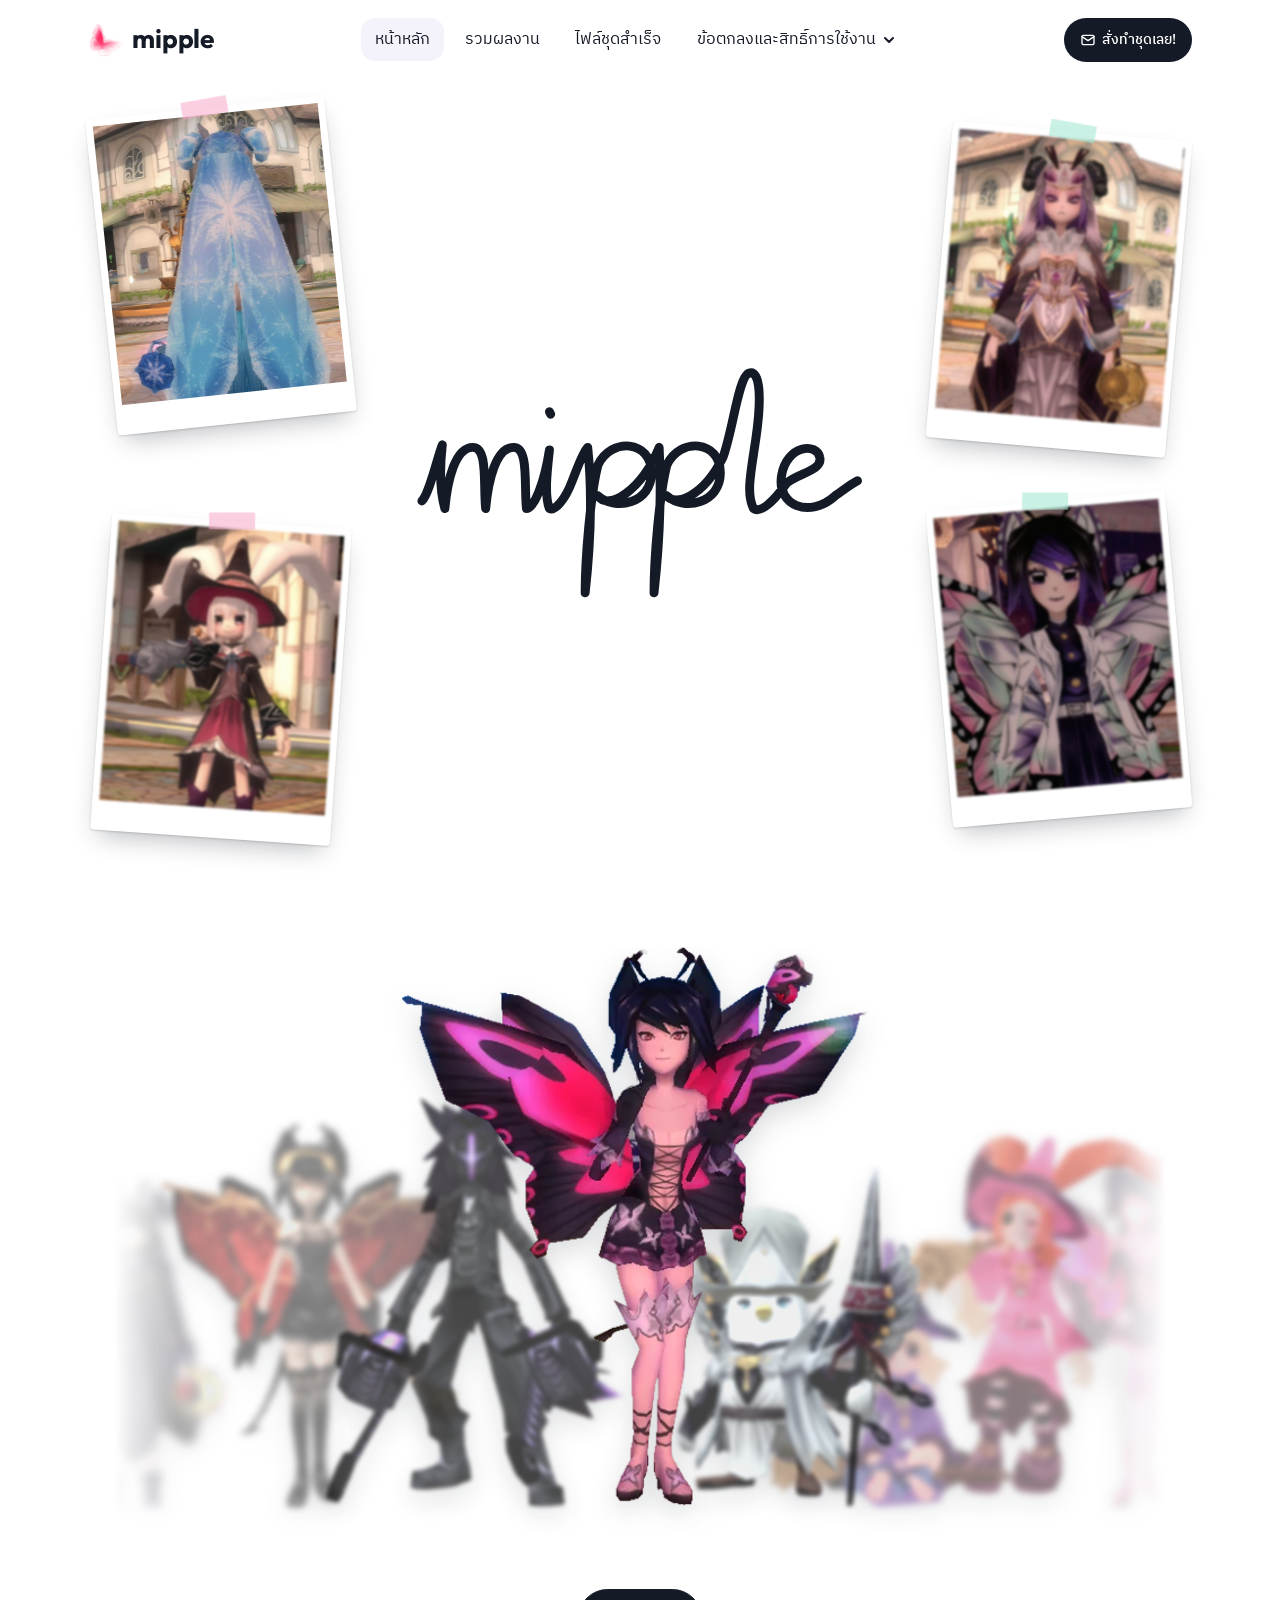
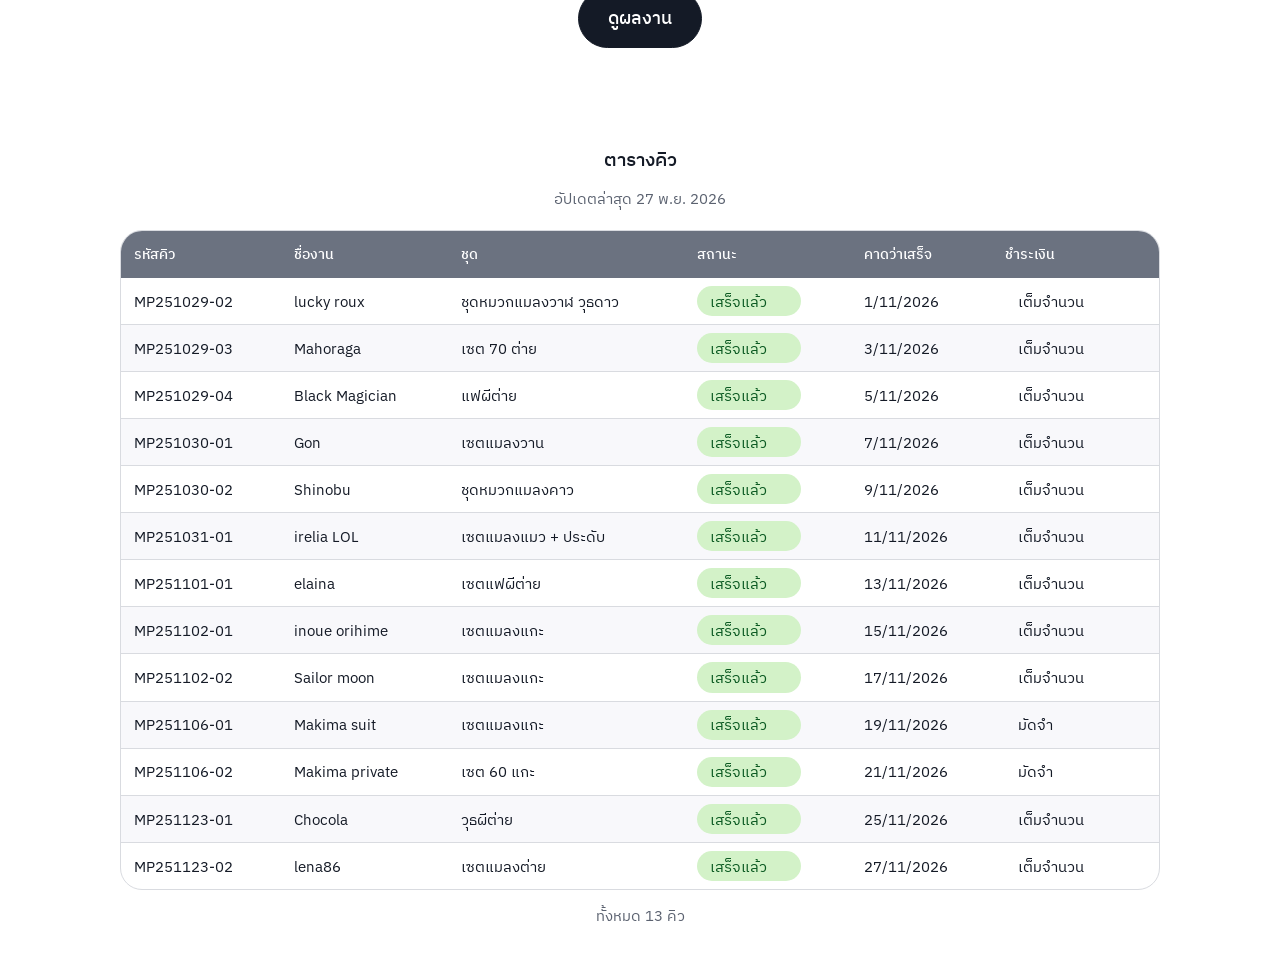
<file: index.html>
<!DOCTYPE html>
<html lang="th">
<head>
<meta charset="utf-8">
<meta name="color-scheme" content="only light">
<meta name="supported-color-schemes" content="light">
<meta name="viewport" content="width=device-width, initial-scale=1, viewport-fit=cover">
<title>mipple shop — รับทำสกินชุด</title>
<meta name="description" content="mipple shop รับทำสกินชุดตัวละคร ดูผลงาน เช็คคิวงาน และรายละเอียดการจ้างงาน">

<!-- Open Graph / Facebook / Discord / LINE -->
<meta property="og:type" content="website" />
<meta property="og:url" content="https://mipple-shop.netlify.app/" />
<meta property="og:title" content="mipple shop — รับทำสกินชุด" />
<meta property="og:description" content="mipple shop รับทำสกินชุดตัวละคร ดูผลงาน เช็คคิวงาน และรายละเอียดการจ้างงาน" />
<meta property="og:image" content="https://mipple-shop.netlify.app/public/og-image.png" />
<meta property="og:image:width" content="1200" />
<meta property="og:image:height" content="628" />
<meta property="og:image:type" content="image/png" />

<!-- Twitter / X -->
<meta name="twitter:card" content="summary_large_image" />
<meta name="twitter:title" content="mipple shop — รับทำสกินชุด" />
<meta name="twitter:description" content="mipple shop รับทำสกินชุดตัวละคร ดูผลงาน เช็คคิวงาน และรายละเอียดการจ้างงาน" />
<meta name="twitter:image" content="https://mipple-shop.netlify.app/public/og-image.png" />

<link rel="icon" href="favicon.ico">
<link rel="preconnect" href="https://fonts.googleapis.com">
<link rel="preconnect" href="https://fonts.gstatic.com" crossorigin>
<link href="https://fonts.googleapis.com/css2?family=IBM+Plex+Sans:ital,wght@0,400;0,500;0,600;0,700;1,400&amp;family=IBM+Plex+Sans+Thai:wght@400;500;600;700&amp;family=Outfit:wght@700&amp;display=swap" rel="stylesheet">
<link rel="stylesheet" href="styles/base.css">
<link rel="stylesheet" href="styles/header.css">
<link rel="stylesheet" href="styles/hero.css">
<link rel="stylesheet" href="styles/cast.css">
<link rel="stylesheet" href="styles/queue.css">
</head>
<body>
<header class="bar" id="site-header" data-page="home"></header>
<script src="components/header.js"></script>
<main>
<div class="flies" aria-hidden="true"><img class="fly" alt="" src="assets/images/logo.png" style="--w:70px"><img class="fly" alt="" src="assets/images/logo.png" style="--w:56px"><img class="fly" alt="" src="assets/images/logo.png" style="--w:82px"><img class="fly" alt="" src="assets/images/logo.png" style="--w:50px"></div>
<div class="hero" id="home">
<figure class="pol a" style="--ar:517/640"><canvas data-src="assets/images/hero/polaroid-1.jpg" role="img" aria-label="ตัวละครชุดน้ำแข็งสีฟ้า มองจากด้านหลัง"></canvas></figure>
<figure class="pol b" style="--ar:517/640"><canvas data-src="assets/images/hero/polaroid-2.jpg" role="img" aria-label="ตัวละครเขาแกะม่วง"></canvas></figure>
<div class="title"><svg id="ttl" viewBox="-13 0 392 230" role="img" aria-label="mipple">
<path pathLength="1" style="--d:.3s;--t:3.1s" d="M12 134C18 128 24 100 28 90C26 108 26 126 30 140C32 118 38 92 52 92C64 92 60 122 62 140C64 118 70 92 84 92C96 92 92 122 94 140C100 140 108 120 112 94C110 112 108 130 112 140C116 142 124 134 130 118C134 108 138 96 142 92C146 130 144 170 140 206C140 180 144 130 150 106C160 84 192 86 192 112C192 136 164 142 150 130C158 142 184 126 198 92C200 130 198 170 194 206C194 180 198 130 204 106C214 84 246 86 246 112C246 136 218 142 204 130C210 138 232 132 248 100C256 78 260 38 268 34C278 30 278 56 274 84C270 112 266 128 272 140C278 144 288 134 298 120C308 112 326 110 324 100C322 88 298 90 294 114C290 138 316 148 336 130C342 126 348 121 354 118"></path>
<path pathLength="1" style="--d:3.45s;--t:.12s" d="M112 64L113 66"></path>
</svg></div>
<figure class="pol c" style="--ar:517/640"><canvas data-src="assets/images/hero/polaroid-3.jpg" role="img" aria-label="ตัวละครแม่มดหูกระต่าย"></canvas></figure>
<figure class="pol d" style="--ar:517/640"><canvas data-src="assets/images/hero/polaroid-4.jpg" role="img" aria-label="ตัวละครปีกผีเสื้อ"></canvas></figure>
</div>

<section class="more wide" id="portfolio">
<div class="cast" id="cast" role="img" aria-label="ตัวอย่างผลงานตัวละคร"><img class="ch" alt="" draggable="false" src="assets/images/cast/cast-1.webp" width="251" height="491"><img class="ch" alt="" draggable="false" src="assets/images/cast/cast-2.webp" width="449" height="541"><img class="ch" alt="" draggable="false" src="assets/images/cast/cast-3.webp" width="389" height="549"><img class="ch" alt="" draggable="false" src="assets/images/cast/cast-4.webp" width="486" height="572"><img class="ch" alt="" draggable="false" src="assets/images/cast/cast-5.webp" width="337" height="447"><img class="ch" alt="" draggable="false" src="assets/images/cast/cast-6.webp" width="668" height="620"><img class="ch" alt="" draggable="false" src="assets/images/cast/cast-7.webp" width="401" height="538"></div>
<p style="margin:1.6rem 0 0"><a class="btn fill" style="display:inline-block;padding:.9rem 1.8rem" href="pages/works/index.html">ดูผลงาน</a></p></section>

<section class="more wide" id="table"><h2>ตารางคิว</h2><p class="hint" id="qupd">เช็คสถานะงานและวันที่คาดว่าเสร็จของแต่ละคิว</p>
<div class="qwrap"><table class="qt"><thead><tr><th>รหัสคิว</th><th>ชื่องาน</th><th>ชุด</th><th>สถานะ</th><th>คาดว่าเสร็จ</th><th>ชำระเงิน</th></tr></thead><tbody id="qtb"></tbody></table></div>
<p class="qcnt" id="qcnt"></p></section>
</main>
<script src="content/queue.js"></script>
<script src="scripts/queue.js"></script>
<script src="scripts/hero.js"></script>
<script src="scripts/cast.js"></script>
<script src="scripts/scroll-fx.js"></script>
</body>
</html>
</file>
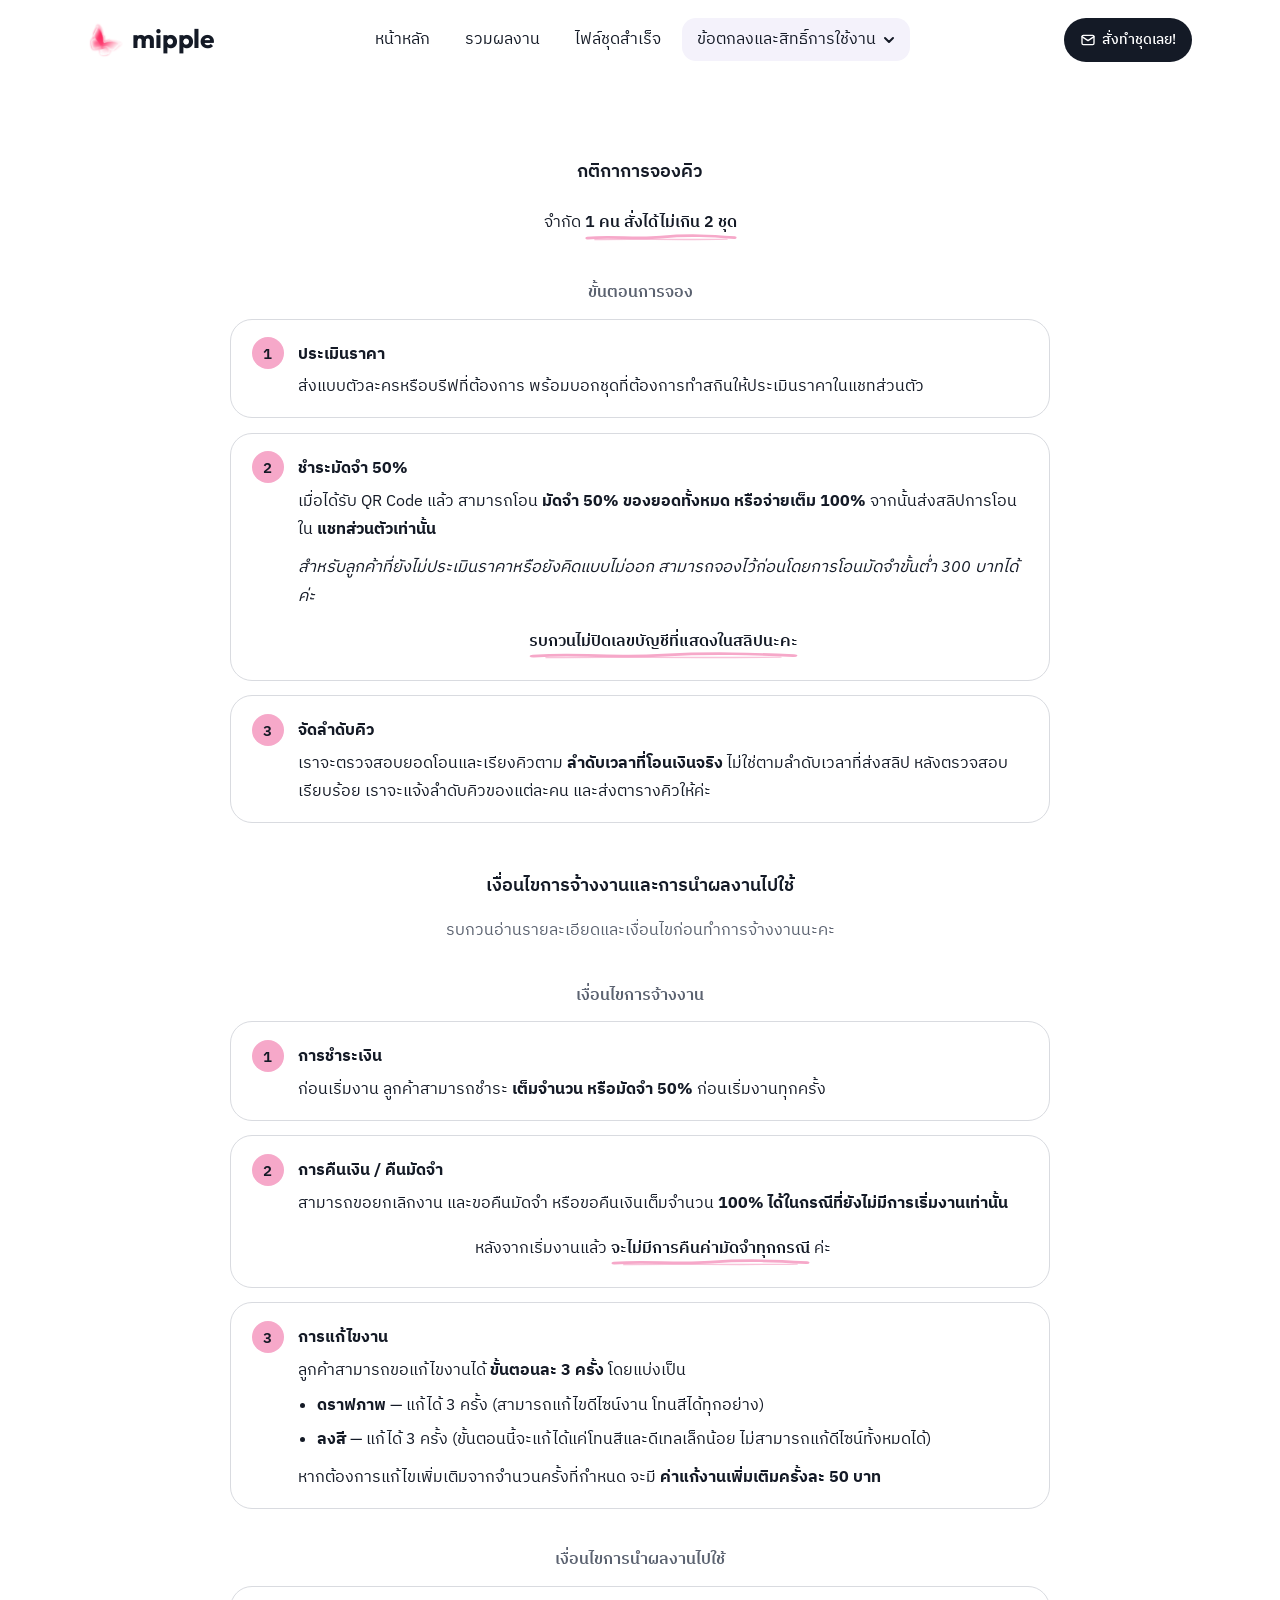
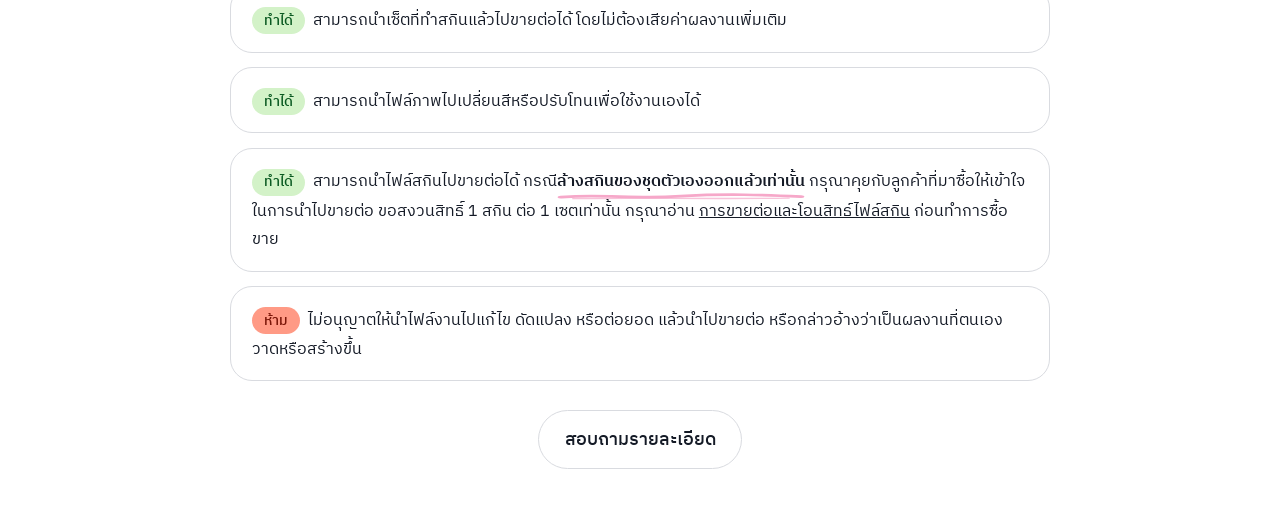
<file: pages/hire/index.html>
<!DOCTYPE html>
<html lang="th">
<head>
<meta charset="utf-8">
<meta name="color-scheme" content="only light">
<meta name="supported-color-schemes" content="light">
<meta name="viewport" content="width=device-width, initial-scale=1, viewport-fit=cover">
<title>รายละเอียดการจ้างงาน — mipple shop</title>
<meta name="description" content="กติกาการจองคิว เงื่อนไขการจ้างงาน และการนำผลงานไปใช้">
<link rel="icon" href="../../favicon.ico">
<link rel="preconnect" href="https://fonts.googleapis.com">
<link rel="preconnect" href="https://fonts.gstatic.com" crossorigin>
<link href="https://fonts.googleapis.com/css2?family=IBM+Plex+Sans:ital,wght@0,400;0,500;0,600;0,700;1,400&amp;family=IBM+Plex+Sans+Thai:wght@400;500;600;700&amp;family=Outfit:wght@700&amp;display=swap" rel="stylesheet">
<link rel="stylesheet" href="../../styles/base.css">
<link rel="stylesheet" href="../../styles/header.css">
<link rel="stylesheet" href="../../styles/hire.css">
</head>
<body>
<header class="bar" id="site-header" data-page="hire"></header>
<script src="../../components/header.js"></script>
<main><section class="more" id="hire"><div class="hr">
<div class="hr-a1"><h3>กติกาการจองคิว</h3>
<div class="hk">จำกัด <strong class="ul">1 คน สั่งได้ไม่เกิน 2 ชุด</strong></div>
</div>
<div class="hr-a2"><h4>ขั้นตอนการจอง</h4>
<div class="hc hn"><b>1</b><div><strong class="t">ประเมินราคา</strong>
<p>ส่งแบบตัวละครหรือบรีฟที่ต้องการ พร้อมบอกชุดที่ต้องการทำสกินให้ประเมินราคาในแชทส่วนตัว</p></div></div>
<div class="hc hn"><b>2</b><div><strong class="t">ชำระมัดจำ 50%</strong>
<p>เมื่อได้รับ QR Code แล้ว สามารถโอน <strong>มัดจำ 50% ของยอดทั้งหมด หรือจ่ายเต็ม 100%</strong> จากนั้นส่งสลิปการโอนใน <strong>แชทส่วนตัวเท่านั้น</strong></p>
<p class="gr"><em>สำหรับลูกค้าที่ยังไม่ประเมินราคาหรือยังคิดแบบไม่ออก สามารถจองไว้ก่อนโดยการโอนมัดจำขั้นต่ำ 300 บาทได้ค่ะ</em></p>
<div class="hk w" style="margin-top:.6rem"><strong class="ul">รบกวนไม่ปิดเลขบัญชีที่แสดงในสลิปนะคะ</strong></div></div></div>
<div class="hc hn"><b>3</b><div><strong class="t">จัดลำดับคิว</strong>
<p>เราจะตรวจสอบยอดโอนและเรียงคิวตาม <strong>ลำดับเวลาที่โอนเงินจริง</strong> ไม่ใช่ตามลำดับเวลาที่ส่งสลิป หลังตรวจสอบเรียบร้อย เราจะแจ้งลำดับคิวของแต่ละคน และส่งตารางคิวให้ค่ะ</p></div></div>
</div>

<div class="hr-h"><h3>เงื่อนไขการจ้างงานและการนำผลงานไปใช้</h3>
<p style="text-align:center" class="gr">รบกวนอ่านรายละเอียดและเงื่อนไขก่อนทำการจ้างงานนะคะ</p>
</div>
<div class="hr-b"><h4>เงื่อนไขการจ้างงาน</h4>
<div class="hc hn"><b>1</b><div><strong class="t">การชำระเงิน</strong>
<p>ก่อนเริ่มงาน ลูกค้าสามารถชำระ <strong>เต็มจำนวน หรือมัดจำ 50%</strong> ก่อนเริ่มงานทุกครั้ง</p></div></div>
<div class="hc hn"><b>2</b><div><strong class="t">การคืนเงิน / คืนมัดจำ</strong>
<p>สามารถขอยกเลิกงาน และขอคืนมัดจำ หรือขอคืนเงินเต็มจำนวน <strong>100% ได้ในกรณีที่ยังไม่มีการเริ่มงานเท่านั้น</strong></p>
<div class="hk w" style="margin-top:.6rem">หลังจากเริ่มงานแล้ว <strong class="ul">จะไม่มีการคืนค่ามัดจำทุกกรณี</strong> ค่ะ</div></div></div>
<div class="hc hn"><b>3</b><div><strong class="t">การแก้ไขงาน</strong>
<p>ลูกค้าสามารถขอแก้ไขงานได้ <strong>ขั้นตอนละ 3 ครั้ง</strong> โดยแบ่งเป็น</p>
<ul><li><strong>ดราฟภาพ</strong> — แก้ได้ 3 ครั้ง (สามารถแก้ไขดีไซน์งาน โทนสีได้ทุกอย่าง)</li>
<li><strong>ลงสี</strong> — แก้ได้ 3 ครั้ง (ขั้นตอนนี้จะแก้ได้แค่โทนสีและดีเทลเล็กน้อย ไม่สามารถแก้ดีไซน์ทั้งหมดได้)</li></ul>
<p>หากต้องการแก้ไขเพิ่มเติมจากจำนวนครั้งที่กำหนด จะมี <strong>ค่าแก้งานเพิ่มเติมครั้งละ 50 บาท</strong></p></div></div>

</div>
<div class="hr-c"><h4>เงื่อนไขการนำผลงานไปใช้</h4>
<div class="hc"><p><span class="htg htok">ทำได้</span>สามารถนำเซ็ตที่ทำสกินแล้วไปขายต่อได้ โดยไม่ต้องเสียค่าผลงานเพิ่มเติม</p></div>
<div class="hc"><p><span class="htg htok">ทำได้</span>สามารถนำไฟล์ภาพไปเปลี่ยนสีหรือปรับโทนเพื่อใช้งานเองได้</p></div>
<div class="hc"><p><span class="htg htok">ทำได้</span>สามารถนำไฟล์สกินไปขายต่อได้ กรณี<strong class="ul">ล้างสกินของชุดตัวเองออกแล้วเท่านั้น</strong> 
    กรุณาคุยกับลูกค้าที่มาซื้อให้เข้าใจในการนำไปขายต่อ ขอสงวนสิทธิ์ 1 สกิน ต่อ 1 เซตเท่านั้น กรุณาอ่าน <a href="../../pages/resale/index.html">การขายต่อและโอนสิทธ์ไฟล์สกิน</a> ก่อนทำการซื้อขาย </p>
</div>
<div class="hc"><p><span class="htg htno">ห้าม</span>ไม่อนุญาตให้นำไฟล์งานไปแก้ไข ดัดแปลง หรือต่อยอด แล้วนำไปขายต่อ หรือกล่าวอ้างว่าเป็นผลงานที่ตนเองวาดหรือสร้างขึ้น</p></div>
</div>
</div>
<a class="btn back dm" href="https://discordapp.com/users/692067760498409603" target="_blank" rel="noopener noreferrer">สอบถามรายละเอียด</a></section></main>
<script src="../../scripts/underline.js"></script>
</body>
</html>
</file>
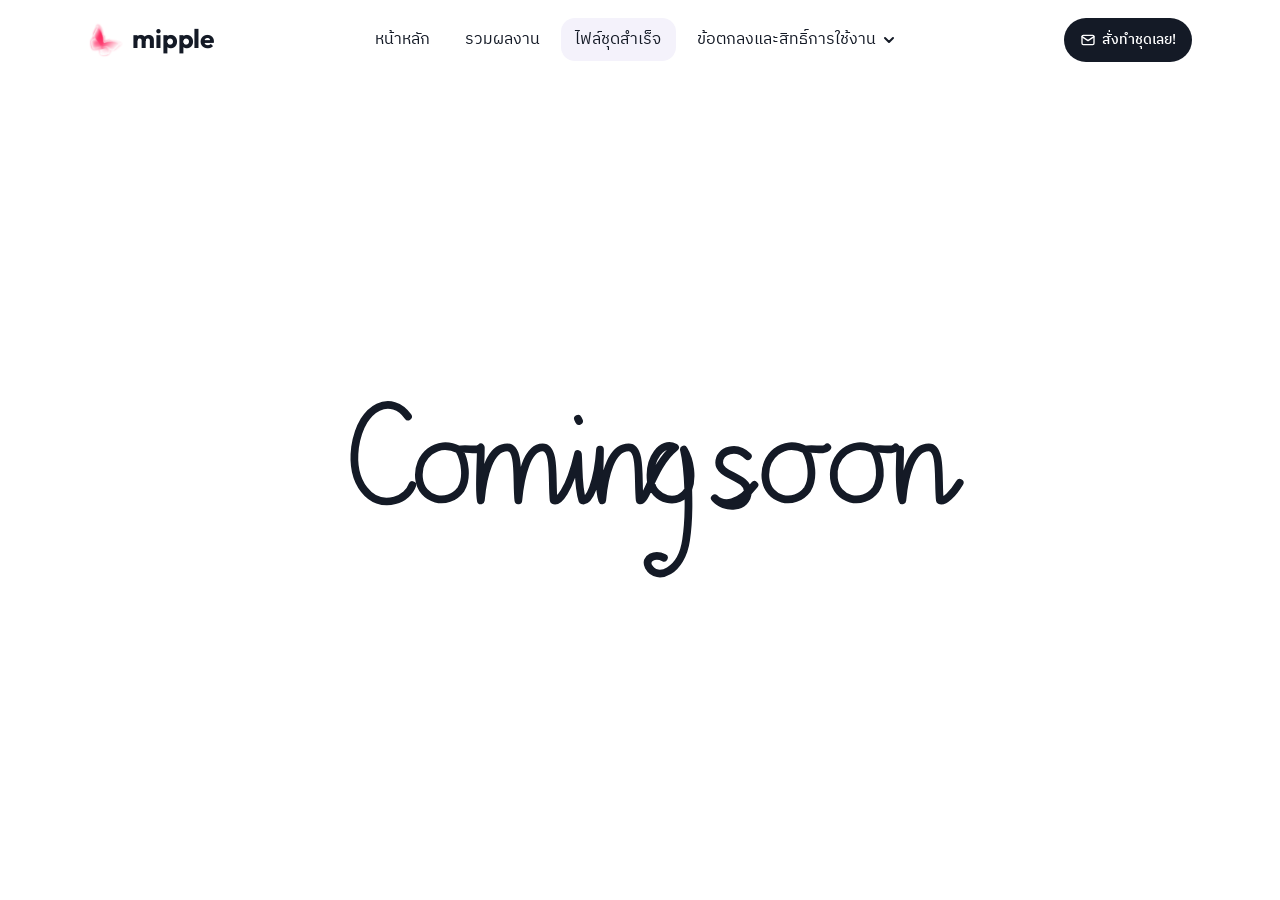
<file: pages/ready/index.html>
<!DOCTYPE html>
<html lang="th">
<head>
<meta charset="utf-8">
<meta name="color-scheme" content="only light">
<meta name="supported-color-schemes" content="light">
<meta name="viewport" content="width=device-width, initial-scale=1, viewport-fit=cover">
<title>ไฟล์ชุดสำเร็จ — mipple shop</title>
<meta name="description" content="ไฟล์ชุดสำเร็จ (เร็วๆ นี้)">
<link rel="icon" href="../../favicon.ico">
<link rel="preconnect" href="https://fonts.googleapis.com">
<link rel="preconnect" href="https://fonts.gstatic.com" crossorigin>
<link href="https://fonts.googleapis.com/css2?family=IBM+Plex+Sans:ital,wght@0,400;0,500;0,600;0,700;1,400&amp;family=IBM+Plex+Sans+Thai:wght@400;500;600;700&amp;family=Outfit:wght@700&amp;display=swap" rel="stylesheet">
<link rel="stylesheet" href="../../styles/base.css">
<link rel="stylesheet" href="../../styles/header.css">
<link rel="stylesheet" href="../../styles/ready.css">
</head>
<body>
<header class="bar" id="site-header" data-page="ready"></header>
<script src="../../components/header.js"></script>
<main><section class="more" id="ready"><svg id="cs" viewBox="0 30 580 200" role="img" aria-label="Coming soon"><path pathLength="1" style="--d:0.30s;--t:0.30s" d="M58 64C44 44 16 52 10 92C6 124 24 146 46 140C54 138 60 132 62 126"></path><path pathLength="1" style="--d:0.66s;--t:1.90s" d="M104 94 C84 84 66 100 68 120 C70 140 94 146 106 130 C112 120 110 104 104 94 C112 92 120 96 124 92C124 108 122 130 124 140C126 118 132 92 148 92C160 92 156 122 158 140C160 118 166 92 180 92C192 92 188 122 190 140C194 142 204 132 212 98C213 112 212 128 216 140C222 142 230 124 232 94C232 108 230 128 234 140C236 118 242 92 258 92C270 92 266 122 268 140C274 142 280 108 300 92C288 86 276 102 278 122C280 140 304 146 312 130C316 120 314 104 308 94C312 110 314 150 310 176C306 204 284 214 276 200C272 192 282 188 290 192"></path><path pathLength="1" style="--d:2.62s;--t:0.10s" d="M212 66L213 68"></path><path pathLength="1" style="--d:2.78s;--t:0.27s" d="M366 100 C356 90 340 94 340 106 C340 118 366 118 366 132 C366 148 344 148 336 138 C344 146 358 144 372 126"></path><path pathLength="1" style="--d:3.12s;--t:0.29s" d="M418 94 C398 84 380 100 382 120 C384 140 408 146 420 130 C426 120 424 104 418 94 C426 92 434 96 438 92"></path><path pathLength="1" style="--d:3.47s;--t:0.29s" d="M480 94 C460 84 442 100 444 120 C446 140 470 146 482 130 C488 120 486 104 480 94 C488 92 496 96 500 92"></path><path pathLength="1" style="--d:3.82s;--t:0.32s" d="M504 94 C504 108 502 128 506 140 C508 118 514 92 530 92 C542 92 538 122 540 140 C544 142 552 134 558 124"></path></svg></section></main>
</body>
</html>
</file>
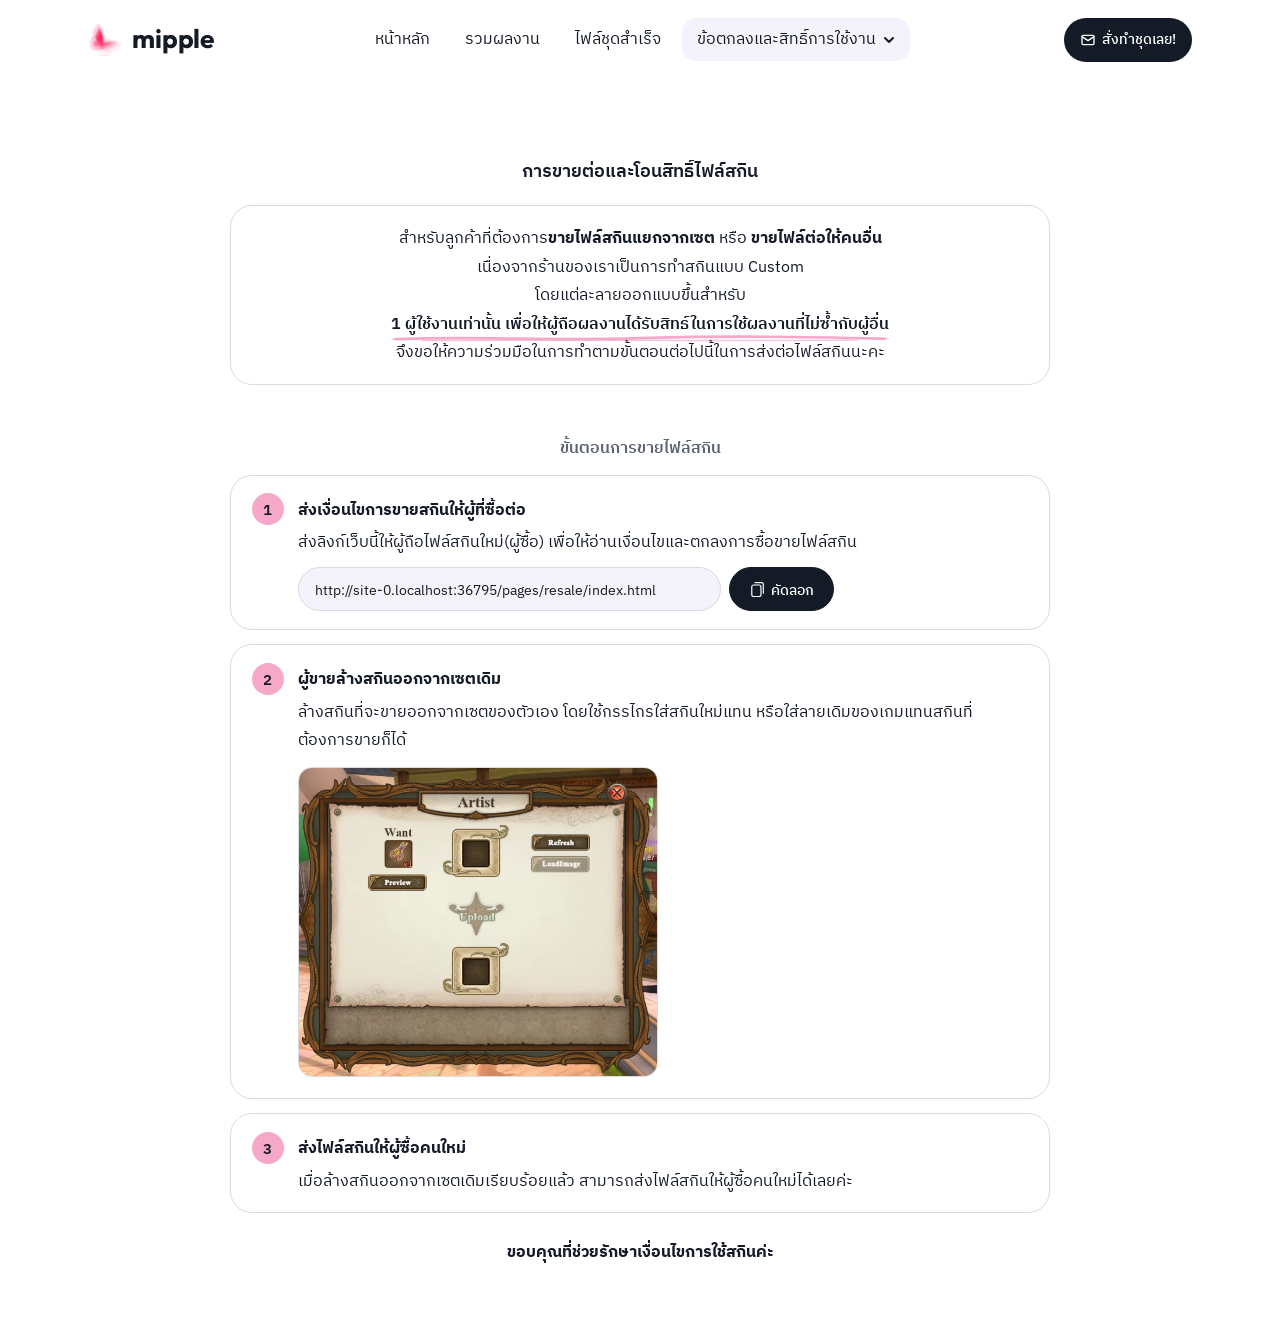
<file: pages/resale/index.html>
<!DOCTYPE html>
<html lang="th">
<head>
<meta charset="utf-8">
<meta name="color-scheme" content="only light">
<meta name="supported-color-schemes" content="light">
<meta name="viewport" content="width=device-width, initial-scale=1, viewport-fit=cover">
<title>การขายต่อและโอนสิทธิ์ไฟล์สกิน — mipple shop</title>
<meta name="description" content="ขั้นตอนการขายไฟล์สกินแยกจากเซตหรือขายต่อให้ผู้อื่น สำหรับลูกค้า mipple shop">
<link rel="icon" href="../../favicon.ico">
<link rel="preconnect" href="https://fonts.googleapis.com">
<link rel="preconnect" href="https://fonts.gstatic.com" crossorigin>
<link href="https://fonts.googleapis.com/css2?family=IBM+Plex+Sans:ital,wght@0,400;0,500;0,600;0,700;1,400&amp;family=IBM+Plex+Sans+Thai:wght@400;500;600;700&amp;family=Outfit:wght@700&amp;display=swap" rel="stylesheet">
<link rel="stylesheet" href="../../styles/base.css">
<link rel="stylesheet" href="../../styles/header.css">
<link rel="stylesheet" href="../../styles/hire.css">
</head>
<body>
<header class="bar" id="site-header" data-page="resale"></header>
<script src="../../components/header.js"></script>
<main><section class="more" id="resale"><div class="hr">
<div><h3>การขายต่อและโอนสิทธิ์ไฟล์สกิน</h3>
</div>

<div>
<div class="hc-h"><p>สำหรับลูกค้าที่ต้องการ<strong>ขายไฟล์สกินแยกจากเซต</strong> หรือ<strong> ขายไฟล์ต่อให้คนอื่น</strong> <br>เนื่องจากร้านของเราเป็นการทำสกินแบบ Custom</p>
<p class="gr">โดยแต่ละลายออกแบบขึ้นสำหรับ<br> <strong class="ul">1 ผู้ใช้งานเท่านั้น เพื่อให้ผู้ถือผลงานได้รับสิทธ์ในการใช้ผลงานที่ไม่ซ้ำกับผู้อื่น</strong> <br>จึงขอให้ความร่วมมือในการทำตามขั้นตอนต่อไปนี้ในการส่งต่อไฟล์สกินนะคะ</p></div></div>

<div><h4>ขั้นตอนการขายไฟล์สกิน</h4>
<div class="hc hn"><b>1</b><div><strong class="t">ส่งเงื่อนไขการขายสกินให้ผู้ที่ซื้อต่อ</strong>
<p>ส่งลิงก์เว็บนี้ให้ผู้ถือไฟล์สกินใหม่(ผู้ซื้อ) เพื่อให้อ่านเงื่อนไขและตกลงการซื้อขายไฟล์สกิน</p>
<div class="cp"><input class="cp-in" id="cp-url" type="text" readonly value="https://mipple-shop.netlify.app/pages/resale/index.html" aria-label="ลิงก์หน้าขายไฟล์สกิน"><span class="cp-w"><span class="cp-gh" aria-hidden="true"><i></i>คัดลอกแล้ว</span><button class="cp-bt" id="cp-bt" type="button"><svg class="ic ic-copy" viewBox="-40 0 512 512" aria-hidden="true"><path fill="currentColor" d="m271 512h-191c-44.113281 0-80-35.886719-80-80v-271c0-44.113281 35.886719-80 80-80h191c44.113281 0 80 35.886719 80 80v271c0 44.113281-35.886719 80-80 80zm-191-391c-22.054688 0-40 17.945312-40 40v271c0 22.054688 17.945312 40 40 40h191c22.054688 0 40-17.945312 40-40v-271c0-22.054688-17.945312-40-40-40zm351 261v-302c0-44.113281-35.886719-80-80-80h-222c-11.046875 0-20 8.953125-20 20s8.953125 20 20 20h222c22.054688 0 40 17.945312 40 40v302c0 11.046875 8.953125 20 20 20s20-8.953125 20-20zm0 0"/></svg><svg class="ic ic-ok" viewBox="0 0 24 24" aria-hidden="true"><path fill="currentColor" stroke="currentColor" stroke-width=".6" d="m9.66705 17.875h-.015c-.13398-.0018-.26623-.0306-.38888-.0845-.12266-.0539-.23322-.132-.32512-.2295l-4.666-4.961c-.09009-.0956-.16047-.208-.20711-.3308s-.06864-.2536-.06474-.3849c.00787-.2652.12077-.5163.31385-.6983.19307-.1819.45052-.2797.71569-.2718.13131.0039.26055.0336.38037.0874.11981.0539.22785.1308.31794.2264l3.959 4.207 8.59995-8.64298c.092-.09573.2022-.17219.324-.22492.1219-.05272.253-.08066.3857-.08217.1328-.00152.2645.02342.3875.07335.1231.04994.2349.12387.329.21748.0942.09361.1687.20503.2194.32777.0506.12273.0763.25432.0755.38708-.0007.13276-.0279.26404-.08.38619-.052.12214-.1278.2327-.2231.32522l-9.33 9.37798c-.0925.0937-.2028.168-.3243.2186-.12157.0507-.25198.0766-.38365.0764z"/></svg><span id="cp-tx">คัดลอก</span></button></span></div></div></div>
<div class="hc hn"><b>2</b><div><strong class="t">ผู้ขายล้างสกินออกจากเซตเดิม</strong>
<p>ล้างสกินที่จะขายออกจากเซตของตัวเอง โดยใช้กรรไกรใส่สกินใหม่แทน หรือใส่ลายเดิมของเกมแทนสกินที่ต้องการขายก็ได้</p>
<img class="hs" src="../../assets/images/resale/step-2.webp" width="662" height="570" loading="lazy" alt="หน้าต่าง Artist ในเกม แสดงช่องอัปโหลดสกินและไอคอนกรรไกร x1 สำหรับเปลี่ยนสกิน"></div></div>
<div class="hc hn"><b>3</b><div><strong class="t">ส่งไฟล์สกินให้ผู้ซื้อคนใหม่</strong>
<p>เมื่อล้างสกินออกจากเซตเดิมเรียบร้อยแล้ว สามารถส่งไฟล์สกินให้ผู้ซื้อคนใหม่ได้เลยค่ะ</p></div></div>
</div>

<div class="hk w"> <strong>ขอบคุณที่ช่วยรักษาเงื่อนไขการใช้สกินค่ะ</strong> </div>
</div></section></main>
<script src="../../scripts/underline.js"></script>
<script src="../../scripts/copylink.js"></script>
</body>
</html>
</file>
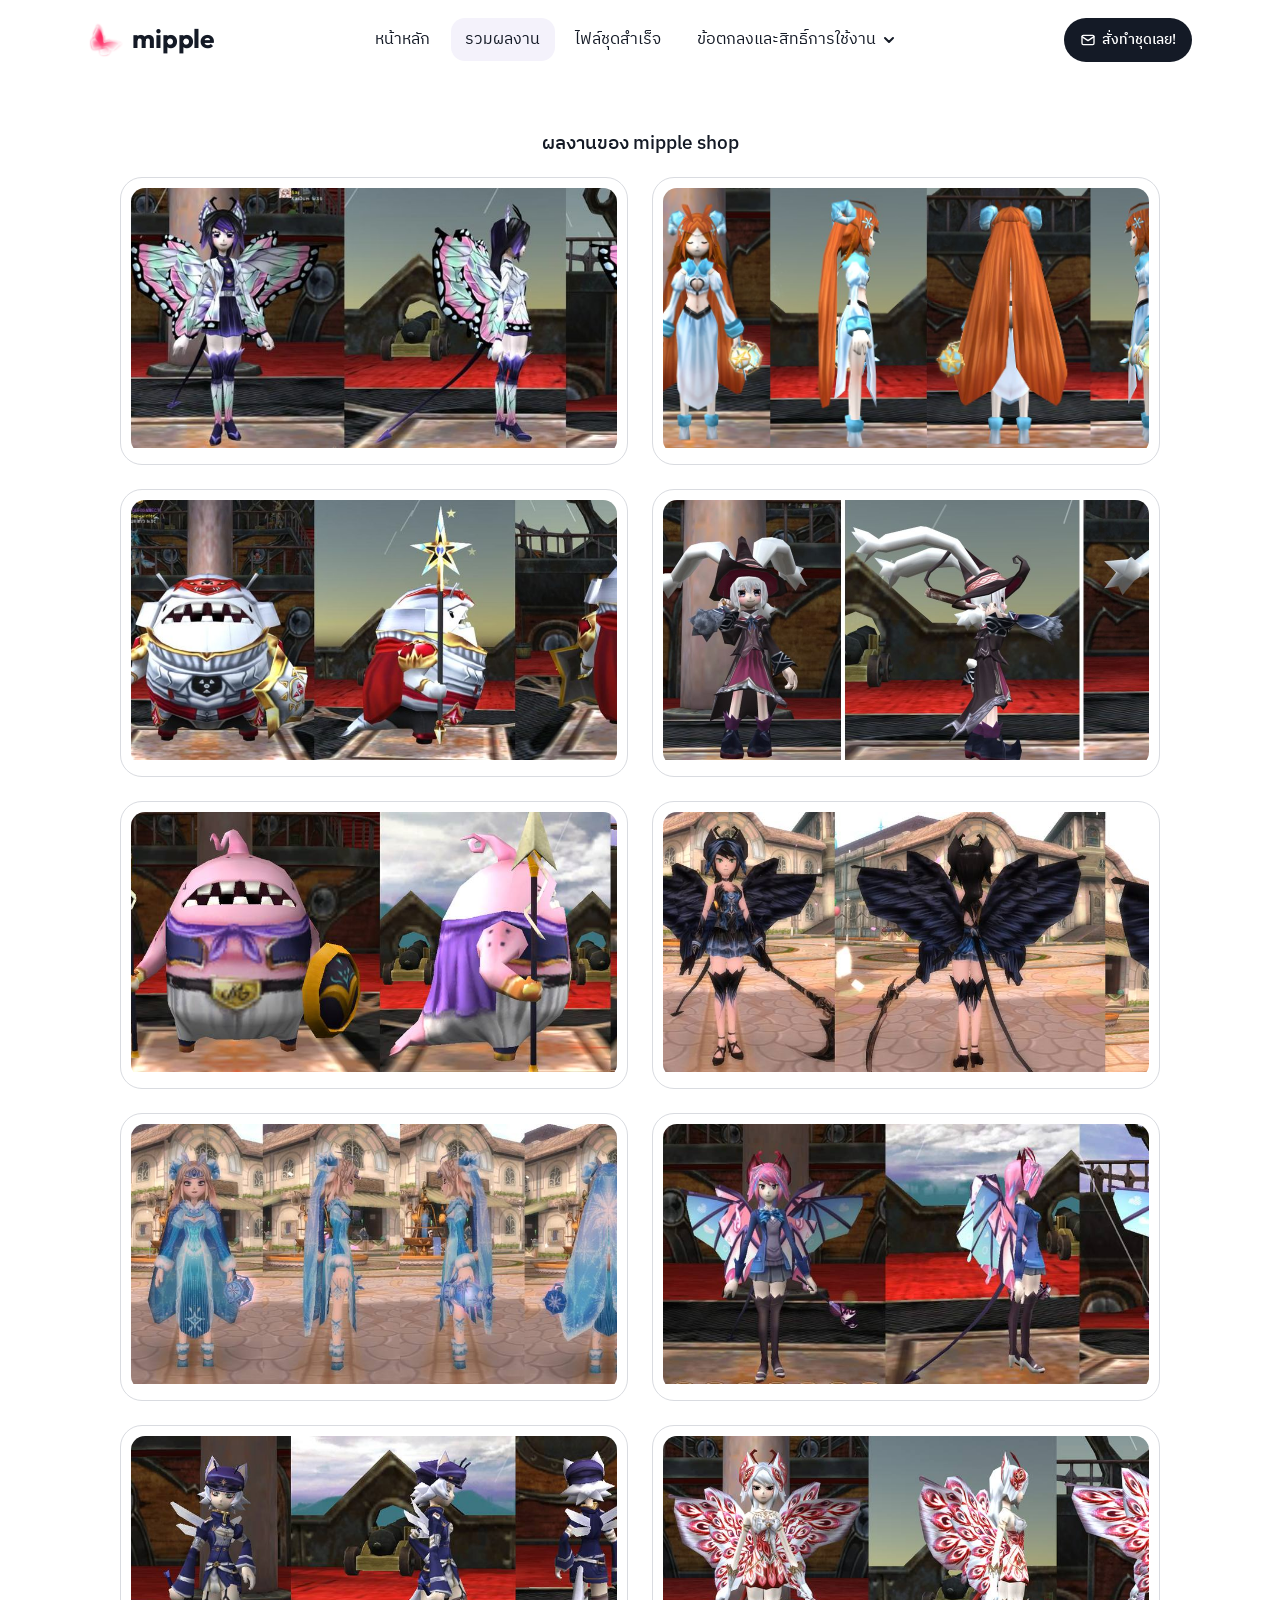
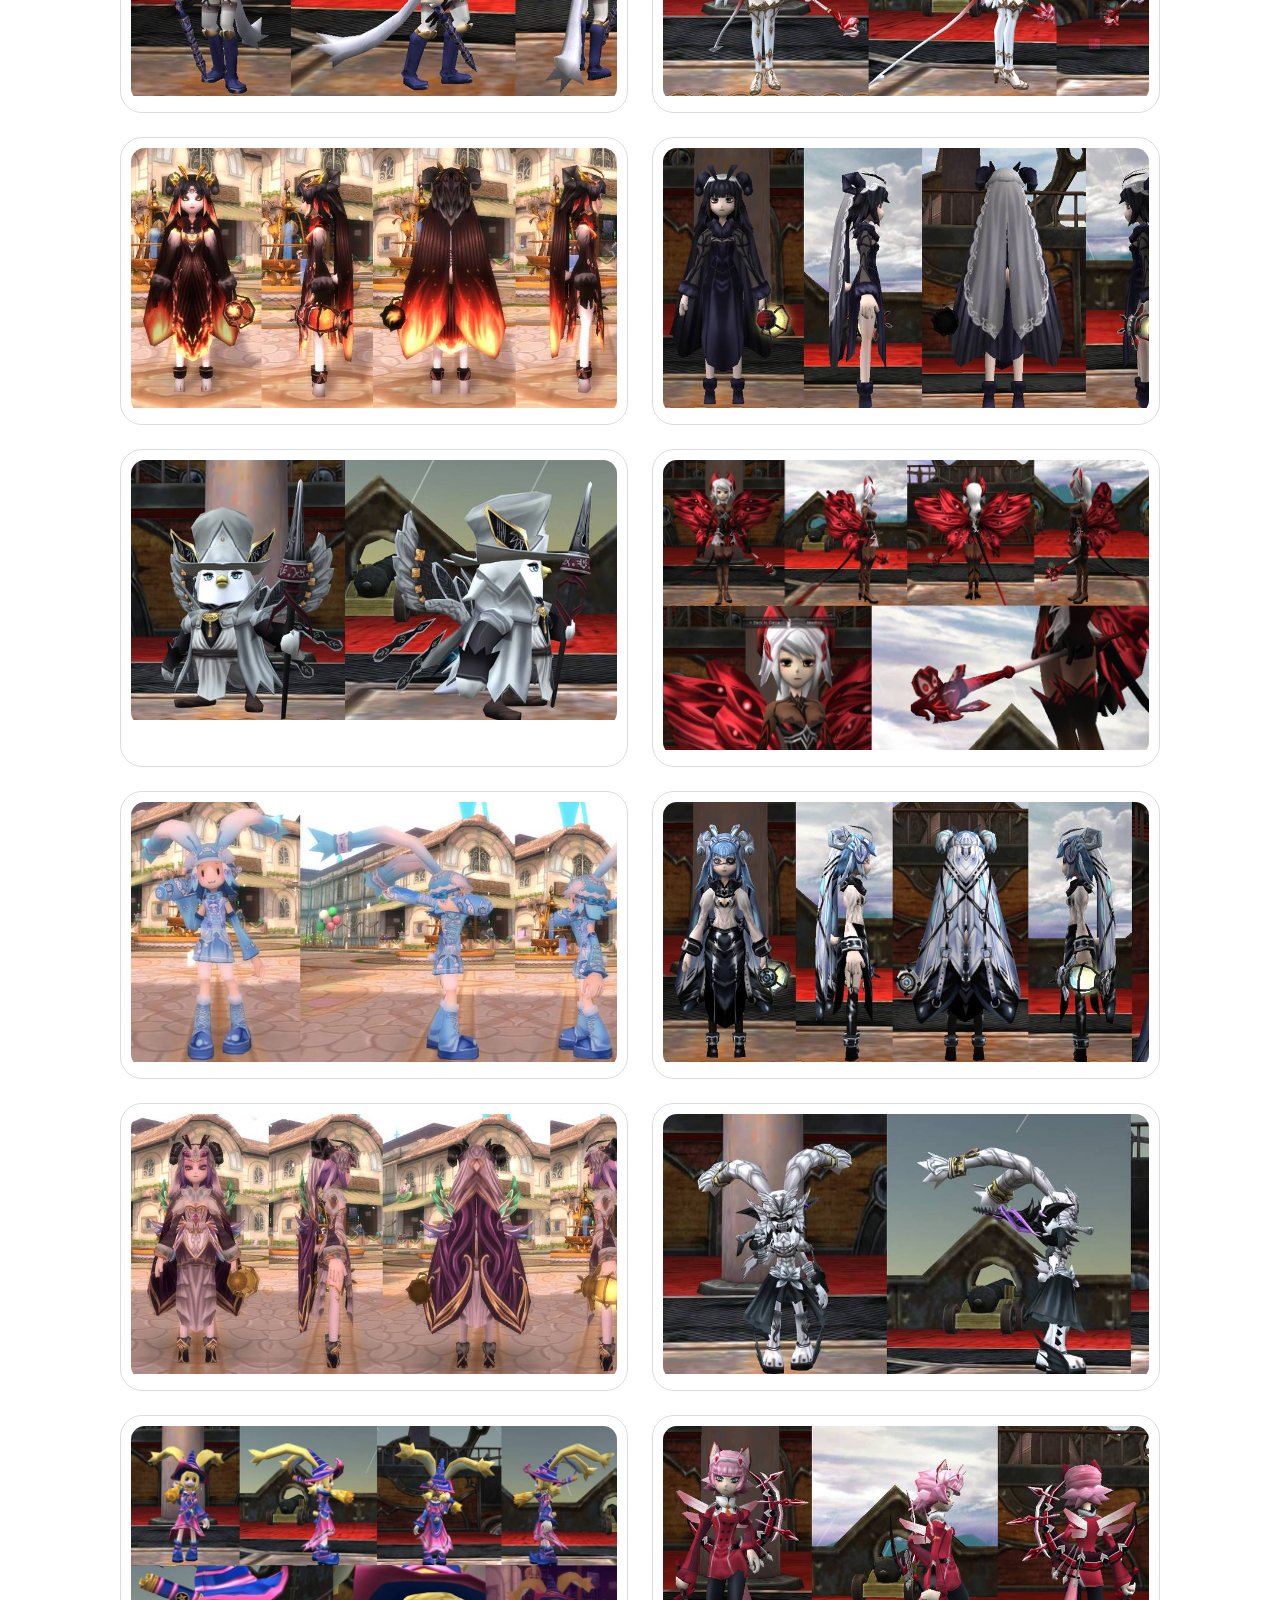
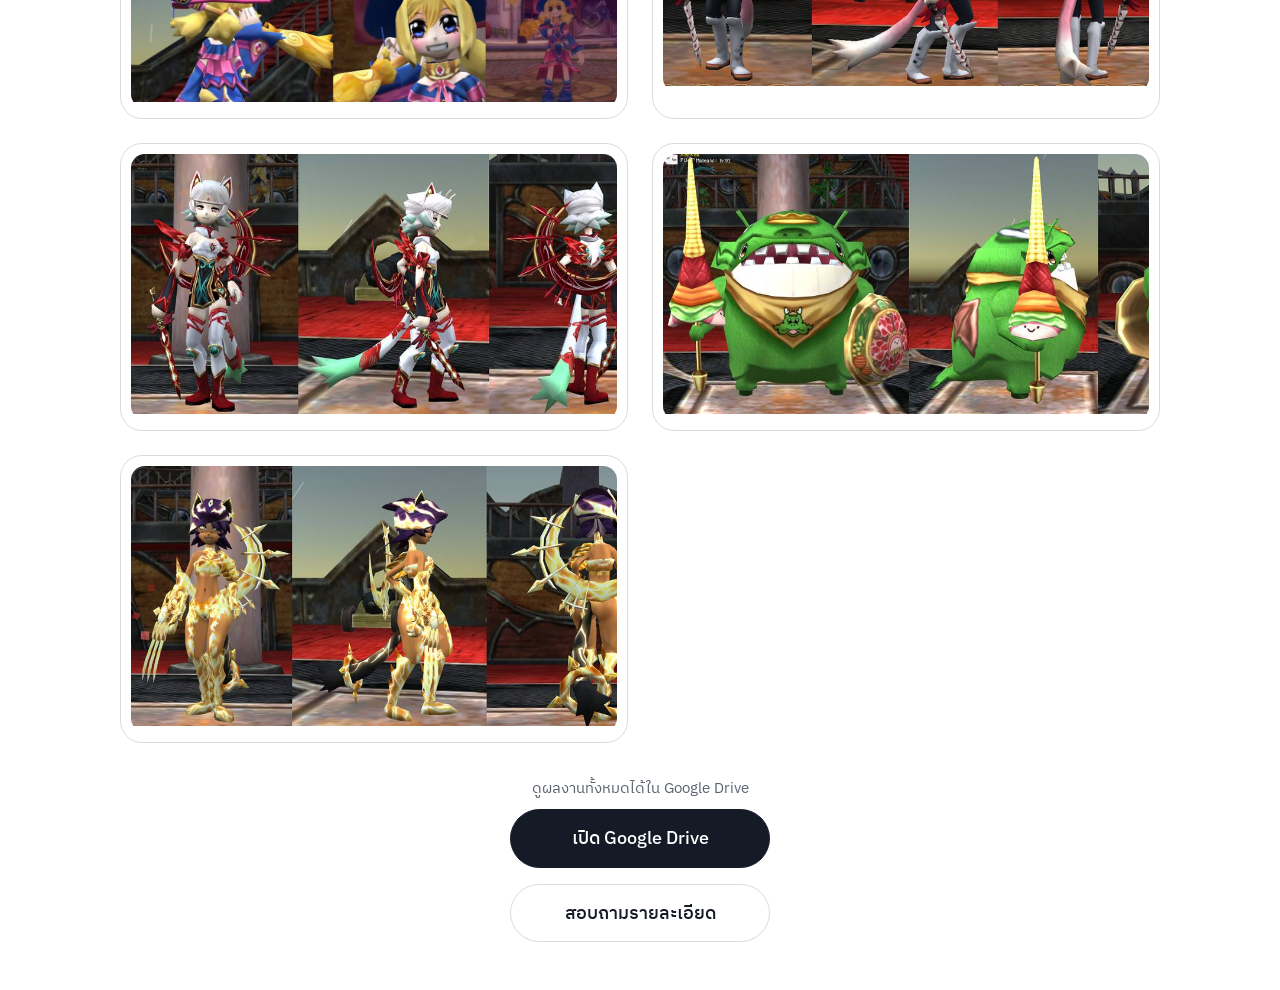
<file: pages/works/index.html>
<!DOCTYPE html>
<html lang="th">
<head>
<meta charset="utf-8">
<meta name="viewport" content="width=device-width, initial-scale=1, viewport-fit=cover">
<!-- บังคับโหมดสว่าง ป้องกันเบราว์เซอร์กลับสีเป็น Dark Mode -->
<meta name="color-scheme" content="only light">
<meta name="supported-color-schemes" content="light">
<title>ผลงานอื่นๆ — mipple shop</title>
<meta name="description" content="ผลงานอื่นๆ ของ mipple shop">
<link rel="icon" href="../../favicon.ico">
<link rel="preconnect" href="https://fonts.googleapis.com">
<link rel="preconnect" href="https://fonts.gstatic.com" crossorigin>
<link href="https://fonts.googleapis.com/css2?family=IBM+Plex+Sans:ital,wght@0,400;0,500;0,600;0,700;1,400&amp;family=IBM+Plex+Sans+Thai:wght@400;500;600;700&amp;family=Outfit:wght@700&amp;display=swap" rel="stylesheet">
<link rel="stylesheet" href="../../styles/base.css">
<link rel="stylesheet" href="../../styles/header.css">
<link rel="stylesheet" href="../../styles/gallery.css">
</head>
<body>
<header class="bar" id="site-header" data-page="works"></header>
<script src="../../components/header.js"></script>
<main><section class="more wide" id="all"><h2>ผลงานของ mipple shop</h2>
<div class="gal">
<figure class="work"><div class="sc"><img loading="lazy" src="../../assets/images/works/featured-1.jpg" width="2000" height="362" alt="ตัวละครปีกผีเสื้อ ทุกมุม"></div></figure>
<figure class="work"><div class="sc"><img loading="lazy" src="../../assets/images/works/featured-2.jpg" width="1791" height="537" alt="ตัวละครผมยาวสีส้ม ทุกมุม"></div></figure>
<figure class="work"><div class="sc"><img loading="lazy" src="../../assets/images/works/featured-3.jpg" width="2000" height="429" alt="ตัวละครฉลามสวมเกราะ ทุกมุม"></div></figure>
<figure class="work"><div class="sc"><img loading="lazy" src="../../assets/images/works/featured-4.jpg" width="3700" height="520" alt="ตัวละครแม่มดหูกระต่าย ทุกมุม"></div></figure>
<figure class="work"><div class="sc"><img loading="lazy" src="../../assets/images/works/work-01.jpg" width="1758" height="440" alt="ตัวละครสีชมพูอ้วนกลม ถือหอกและโล่ ทุกมุม"></div></figure>
<figure class="work"><div class="sc"><img loading="lazy" src="../../assets/images/works/work-02.jpg" width="1266" height="440" alt="ตัวละครปีกผีเสื้อสีน้ำเงินดำ ถือเคียว ทุกมุม"></div></figure>
<figure class="work"><div class="sc"><img loading="lazy" src="../../assets/images/works/work-03.jpg" width="1225" height="440" alt="ตัวละครชุดน้ำแข็งสีฟ้า ผ้าคลุมลายเกล็ดหิมะ ทุกมุม"></div></figure>
<figure class="work"><div class="sc"><img loading="lazy" src="../../assets/images/works/work-04.jpg" width="2020" height="440" alt="ตัวละครปีกค้างคาวสีชมพูฟ้า ชุดนักเรียน ทุกมุม"></div></figure>
<figure class="work"><div class="sc"><img loading="lazy" src="../../assets/images/works/work-05.jpg" width="1983" height="440" alt="ตัวละครหูแมว ชุดทหารสีน้ำเงิน ถือร่ม ทุกมุม"></div></figure>
<figure class="work"><div class="sc"><img loading="lazy" src="../../assets/images/works/work-06.jpg" width="1737" height="440" alt="ตัวละครปีกผีเสื้อลายขนนกยูงสีแดงขาว ทุกมุม"></div></figure>
<figure class="work"><div class="sc"><img loading="lazy" src="../../assets/images/works/work-07.jpg" width="1211" height="440" alt="ตัวละครชุดคลุมสีดำลายเปลวไฟ ทุกมุม"></div></figure>
<figure class="work"><div class="sc"><img loading="lazy" src="../../assets/images/works/work-08.jpg" width="1281" height="440" alt="ตัวละครชุดคลุมสีน้ำเงินเข้ม ผมยาวสีเทา ทุกมุม"></div></figure>
<figure class="work"><div class="sc"><img loading="lazy" src="../../assets/images/works/work-09.jpg" width="2186" height="440" alt="ตัวละครเพนกวินสวมหมวกทรงสูงสีขาว ปีกเงิน ทุกมุม"></div></figure>
<figure class="work fit"><div class="sc"><img loading="lazy" src="../../assets/images/works/work-10.jpg" width="1000" height="596" alt="ตัวละครปีกผีเสื้อสีแดงลายตา ทุกมุม"></div></figure>
<figure class="work"><div class="sc"><img loading="lazy" src="../../assets/images/works/work-11.jpg" width="1846" height="440" alt="ตัวละครหูกระต่ายชุดสีฟ้า ทุกมุม"></div></figure>
<figure class="work"><div class="sc"><img loading="lazy" src="../../assets/images/works/work-12.jpg" width="1094" height="440" alt="ตัวละครผมสีฟ้า ชุดคลุมขาวดำ ทุกมุม"></div></figure>
<figure class="work"><div class="sc"><img loading="lazy" src="../../assets/images/works/work-13.jpg" width="1243" height="440" alt="ตัวละครชุดคลุมสีม่วงทอง ถือโคมไฟสีทอง ทุกมุม"></div></figure>
<figure class="work"><div class="sc"><img loading="lazy" src="../../assets/images/works/work-14.jpg" width="1934" height="440" alt="ตัวละครหูกระต่ายยาว ชุดเกราะขาวดำ ทุกมุม"></div></figure>
<figure class="work fit"><div class="sc"><img loading="lazy" src="../../assets/images/works/work-15.jpg" width="1000" height="568" alt="ตัวละครแม่มดผมบลอนด์ ชุดสีฟ้าชมพู ทุกมุม"></div></figure>
<figure class="work"><div class="sc"><img loading="lazy" src="../../assets/images/works/work-16.jpg" width="1657" height="440" alt="ตัวละครหูแมวผมสีชมพู ชุดแดง ถือธนู ทุกมุม"></div></figure>
<figure class="work"><div class="sc"><img loading="lazy" src="../../assets/images/works/work-17.jpg" width="2024" height="440" alt="ตัวละครหูแมวผมสีขาว ชุดแดงขาว ถือธนู ทุกมุม"></div></figure>
<figure class="work"><div class="sc"><img loading="lazy" src="../../assets/images/works/work-18.jpg" width="2025" height="440" alt="ตัวละครสีเขียวถือหอกและโล่ ทุกมุม"></div></figure>
<figure class="work"><div class="sc"><img loading="lazy" src="../../assets/images/works/work-19.jpg" width="1672" height="440" alt="ตัวละครหูแมวผิวแทน ชุดลายสายฟ้าสีทอง ทุกมุม"></div></figure>
</div>
<div class="drv"><p>ดูผลงานทั้งหมดได้ใน Google Drive</p><div class="drb"><a class="btn fill" href="https://drive.google.com/drive/folders/1uOIfNgnNsDeG7Txnqz41Xv7443HpDPlt" target="_blank" rel="noopener noreferrer">เปิด Google Drive</a><a class="btn dm" href="https://discordapp.com/users/692067760498409603" target="_blank" rel="noopener noreferrer">สอบถามรายละเอียด</a></div></div>
</section></main>
<script src="../../scripts/gallery.js"></script>
</body>
</html>
</file>
<file: styles/base.css>
/* base.css — variables, reset, typography, shared pieces
   FONT RULE: every piece of text uses --font (IBM Plex Sans + IBM Plex Sans Thai).
   The only exceptions are the logo wordmark (Outfit, see header.css) and the
   hand-drawn SVG titles, which are paths, not fonts. */
:root{
  color-scheme: only light;
  --font:'IBM Plex Sans','IBM Plex Sans Thai',system-ui,sans-serif;
  --ink:#141a26;--grey:#5b6270;--line:#d9dbe0;
  --pink:#f6a8c9;--lilac:#b7a5f2;--mint:#a6e8d4;--soft:#f4f2fb;
  box-sizing:border-box;
  padding-top:env(safe-area-inset-top,0px);padding-bottom:env(safe-area-inset-bottom,0px)}
*,*::before,*::after{box-sizing:inherit}
html{scroll-behavior:smooth;scroll-padding-top:80px;overflow-x:hidden;overscroll-behavior-x:none}
body{margin:0;max-width:100%;line-height:1.6;background:#fff;color:var(--ink);font-family:var(--font);overflow-x:clip;-webkit-font-smoothing:antialiased}
button,input,select,textarea{font-family:inherit}
main{overflow-x:clip}
a{color:inherit}
:focus-visible{outline:2px solid var(--lilac);outline-offset:3px;border-radius:6px}
[hidden]{display:none!important}

section.more{max-width:640px;margin:0 auto;padding:3rem 1.5rem;text-align:center}
section.more.wide{max-width:1100px}
section.more h2{margin:0 0 .75rem;font-weight:500;font-size:1.2rem}
section.more p{margin:0;color:var(--grey);font-size:.95rem}
.hint{margin-bottom:1.2rem!important}

.btn{display:block;text-align:center;text-decoration:none;padding:1rem 1.2rem;border-radius:999px;font-size:1.1rem;font-weight:500;border:1.5px solid var(--line);transition:transform .2s,background .2s}
.btn:hover{transform:translateY(-2px)}
.btn.fill{background:var(--ink);border-color:var(--ink);color:#fff}
.btn.dm{display:flex;align-items:center;justify-content:center;gap:.5rem}
.back{display:inline-block;margin-top:1.8rem;text-decoration:none;padding:.9rem 1.8rem}
.back.dm{display:inline-flex}
@media (min-width:760px){.btn{padding:.9rem 1.6rem}}

@keyframes bob{0%,100%{transform:translateY(0) rotate(-3deg)}50%{transform:translateY(-5px) rotate(3deg)}}

/* pink hand-drawn underline that draws itself when scrolled into view (scripts/underline.js) */
.ul{font-weight:600;background:url("data:image/svg+xml,%3Csvg xmlns='http://www.w3.org/2000/svg' viewBox='0 0 120 10' preserveAspectRatio='none'%3E%3Cpath d='M2 6.5C22 3 38 8.5 60 5.2S100 3.6 118 5.8' fill='none' stroke='%23f6a8c9' stroke-width='3.4' stroke-linecap='round'/%3E%3Cpath d='M8 8.4C34 6.8 72 9.2 112 7.6' fill='none' stroke='%23f6a8c9' stroke-width='1.6' stroke-linecap='round' opacity='.7'/%3E%3C/svg%3E") no-repeat 0 100%/0 .5em;padding-bottom:calc(.5em + 1.4px);-webkit-box-decoration-break:clone;box-decoration-break:clone;transition:background-size .9s cubic-bezier(.65,0,.35,1)}
.ul.in{background-size:100% .5em}

@media (prefers-reduced-motion:reduce){
  *,*::before,*::after{animation:none!important;transition:none!important}
  #ttl path,#cs path{stroke-dashoffset:0}
  .ul{background-size:100% .5em}}
</file>
<file: styles/header.css>
/* header.css — sticky header; the white pill shows once the page is scrolled (components/header.js adds .stuck) */
.bar{position:sticky;top:env(safe-area-inset-top,0px);z-index:50;display:flex;align-items:center;justify-content:space-between;padding:1.1rem clamp(1.2rem,5vw,3rem);max-width:1200px;margin:0 auto}
.bar::before{content:"";position:absolute;inset:.4rem .5rem;border-radius:999px;background:#fff;border:1px solid var(--line);box-shadow:0 10px 30px -10px rgba(20,26,38,.3),0 2px 8px rgba(20,26,38,.06);opacity:0;transform:translateY(-6px) scale(.98);transition:opacity .3s,transform .3s;z-index:-1;pointer-events:none}
.bar.stuck::before{opacity:1;transform:none}

.brand{display:flex;align-items:center;gap:.5rem;text-decoration:none;font:600 1.5rem/1 var(--font);letter-spacing:-.01em}
.mini{width:auto;height:36px;display:block;animation:bob 5s ease-in-out infinite}
/* logo wordmark: the one place that is not IBM Plex Sans */
.brand span{font-family:'Outfit','IBM Plex Sans',sans-serif;font-weight:700;font-size:1.65rem;letter-spacing:-.01em;line-height:1}

.act{display:flex;align-items:center;gap:8px}
.cta{display:inline-flex;align-items:center;justify-content:center;gap:.4rem;min-height:44px;padding:0 1rem;border-radius:999px;background:var(--ink);color:#fff;text-decoration:none;font:500 .9rem var(--font);white-space:nowrap;transition:transform .2s}
.cta:hover{transform:translateY(-2px)}
.mb{display:flex;align-items:center;justify-content:center;min-width:44px;min-height:44px;gap:.5rem;border:1px solid var(--line);background:#fff;border-radius:999px;padding:.6rem .75rem;font:500 .95rem var(--font);color:var(--ink);cursor:pointer}

/* mobile: dropdown menu */
#menu{display:none;gap:.25rem;position:absolute;top:100%;left:clamp(1.2rem,5vw,3rem);right:clamp(1.2rem,5vw,3rem);z-index:20;flex-direction:column;background:#fff;border:1px solid var(--line);border-radius:22px;padding:.6rem;box-shadow:0 18px 40px -16px rgba(20,26,38,.25)}
#menu.open{display:flex}
#menu a{padding:.85rem 1rem;border-radius:14px;text-decoration:none;font-size:1rem}
#menu a:hover,#menu a.on{background:var(--soft)}

/* dropdown group ("คู่มือการใช้งานผลงาน"): accordion inside the mobile menu, floating panel on desktop */
.dd{position:relative}
.dd-btn{display:flex;align-items:center;justify-content:space-between;gap:.4rem;width:100%;padding:.85rem 1rem;border:0;border-radius:14px;background:none;color:inherit;font:400 1rem var(--font);text-align:left;cursor:pointer}
.dd-btn:hover,.dd-btn.on,.dd.open>.dd-btn{background:var(--soft)}
.dd-btn svg{flex:none;transition:transform .25s}
.dd.open>.dd-btn svg{transform:rotate(180deg)}
.dd-panel{display:none;flex-direction:column;gap:.15rem;padding:.2rem 0 .3rem .8rem}
.dd.open>.dd-panel{display:flex}

@media (max-width:359px){.cta svg{display:none}.cta{padding:0 .8rem}}
/* desktop: inline menu */
@media (min-width:760px){
  .mb{display:none}
  #menu{display:flex;position:static;flex-direction:row;gap:.4rem;border:0;box-shadow:none;padding:0}
  #menu a{padding:.5rem .9rem}
  .act{order:3;margin-left:.4rem}
  .dd-btn{width:auto;justify-content:flex-start;padding:.5rem .9rem;font-size:1rem}
  .dd-panel{position:absolute;top:calc(100% + .7rem);right:0;z-index:30;width:max-content;min-width:380px;max-width:min(92vw,420px);padding:.6rem;background:#fff;border:1px solid var(--line);border-radius:22px;box-shadow:0 18px 40px -16px rgba(20,26,38,.28),0 2px 8px rgba(20,26,38,.06)}
  #menu .dd-panel a{padding:.7rem .8rem}}

/* popup shown by the "สั่งทำชุดเลย!" button while orders are closed */
.pop{border:0;padding:0;background:none;max-width:min(92vw,420px);width:100%;color:var(--ink);overflow:visible}
.pop::backdrop{background:rgba(20,26,38,.45)}
.pop[open]{animation:pop-in .22s ease-out}
.pop-in{background:#fff;border:1px solid var(--line);border-radius:22px;padding:1.6rem 1.4rem 1.3rem;text-align:center;box-shadow:0 18px 40px -16px rgba(20,26,38,.35)}
.pop-t{margin:0 0 .7rem;font-size:1.3rem;font-weight:600;line-height:1.4}
.pop-m{margin:0 0 .9rem;font-size:1rem;line-height:1.75}
.pop-th{margin:0 0 1.3rem;font-size:.95rem;line-height:1.7;font-weight:500;color:var(--ink);}
.pop-ok{min-height:44px;padding:0 1.8rem;border:0;border-radius:999px;background:var(--ink);color:#fff;font:500 .95rem var(--font);cursor:pointer;transition:transform .2s}
.pop-ok:hover{transform:translateY(-2px)}
@keyframes pop-in{from{opacity:0;transform:translateY(8px) scale(.97)}to{opacity:1;transform:none}}
@media (prefers-reduced-motion:reduce){.pop[open]{animation:none}.pop-ok{transition:none}.pop-ok:hover{transform:none}}
</file>
<file: styles/hero.css>
/* hero.css — home hero: 4 polaroids around the handwritten title, butterflies on scroll */
.hero{min-height:calc(100svh - 80px);display:grid;grid-template-columns:1fr 1.6fr 1fr;grid-template-areas:"a t b" "c t d";align-items:center;justify-items:center;gap:1.2rem clamp(.5rem,3vw,3rem);padding:1rem clamp(1rem,4vw,4rem) 3rem;max-width:1200px;margin:0 auto}
.title{grid-area:t;text-align:center;display:flex;flex-direction:column;align-items:center}
#ttl{width:min(86vw,500px);height:auto;display:block;margin:.6rem 0 .2rem;overflow:visible}
#ttl path{fill:none;stroke:var(--ink);stroke-width:7;stroke-linecap:round;stroke-linejoin:round;stroke-dasharray:1;stroke-dashoffset:1;animation:wr var(--t) var(--d) cubic-bezier(.4,.1,.5,.95) forwards}
@keyframes wr{to{stroke-dashoffset:0}}

.pol{position:relative;margin:0;width:clamp(130px,21vw,240px);background:#fff;padding:7px 7px 30px;border-radius:3px;box-shadow:0 1px 2px rgba(20,26,38,.18),0 12px 24px -8px rgba(20,26,38,.3);transform:translateY(var(--y,0)) rotate(var(--r));transition:transform .35s;
  /* scroll-away: --e (0..1) is set by scripts/scroll-fx.js */
  translate:calc(var(--d,1)*var(--e,0)*var(--k,1)*118vw) calc(var(--e,0)*-36px);rotate:calc(var(--d,1)*var(--e,0)*30deg);opacity:calc(1 - var(--e,0)*1.15);will-change:translate,rotate,opacity}
.pol:hover{transform:translateY(calc(var(--y,0px) - 6px)) rotate(0deg) scale(1.03)}
.pol::before{content:"";position:absolute;top:-9px;left:50%;width:46px;height:17px;margin-left:-23px;background:rgba(246,168,201,.55);transform:rotate(-4deg);z-index:2}
.pol:nth-of-type(even)::before{background:rgba(166,232,212,.6);transform:rotate(5deg)}
.pol canvas{display:block;width:100%;aspect-ratio:var(--ar);background:#fff}
.a{grid-area:a;--r:-6deg;--y:-14px;--d:-1;--k:1}
.b{grid-area:b;--r:5deg;--y:10px;--d:1;--k:.9}
.c{grid-area:c;--r:4deg;--y:12px;--d:-1;--k:1.12}
.d{grid-area:d;--r:-5deg;--y:-8px;--d:1;--k:.96}

/* butterflies that fly across while scrolling (the logo image) */
.flies{position:fixed;inset:0;pointer-events:none;z-index:6;overflow:hidden}
.fly{position:absolute;left:0;top:0;width:var(--w,64px);height:auto;opacity:0;will-change:transform,opacity;filter:drop-shadow(0 6px 8px rgba(20,26,38,.18))}

@media (max-width:759px){
  .hero{grid-template-columns:repeat(6,1fr);grid-template-areas:"a a a b b b" "w w w w w w" "c c c d d d";min-height:calc(100svh - 80px);align-content:space-evenly;gap:.75rem .5rem;padding:.4rem 1rem 1.2rem;align-items:center}
  .title{display:contents}
  #ttl{grid-area:w;justify-self:center;width:min(66vw,300px);margin:0}
  .pol{justify-self:center}
  .a,.b,.c,.d{--y:0px;width:calc(11.3svh + 14px)}}
</file>
<file: styles/cast.css>
/* cast.css — "latest works" character carousel on the home page */
.cast{--H:clamp(270px,74vw,560px);--P:56px;position:relative;width:100%;max-width:1100px;height:calc(var(--H) + var(--P));margin:0 auto;overflow:hidden;touch-action:pan-y;outline:none;-webkit-mask-image:linear-gradient(90deg,transparent 0,#000 6%,#000 94%,transparent 100%),linear-gradient(180deg,#000 calc(100% - var(--P)),transparent 100%);-webkit-mask-composite:source-in;mask-image:linear-gradient(90deg,transparent 0,#000 6%,#000 94%,transparent 100%),linear-gradient(180deg,#000 calc(100% - var(--P)),transparent 100%);mask-composite:intersect}
.cast .ch{position:absolute;left:var(--x);bottom:var(--P);height:calc(var(--s)*var(--H));width:auto;max-width:none;z-index:var(--z);opacity:0;transform:translate(-50%,70px) scale(.94);filter:blur(var(--b)) brightness(var(--br,1)) contrast(var(--ct,1)) drop-shadow(0 10px 14px rgba(20,26,38,.16));transition:transform .9s cubic-bezier(.22,.8,.3,1) var(--dl),opacity .8s ease var(--dl);-webkit-user-drag:none;user-select:none;cursor:pointer}
.cast.live .ch{transition:left .65s cubic-bezier(.22,.8,.3,1),height .65s cubic-bezier(.22,.8,.3,1),filter .65s ease,opacity .65s ease,transform .65s ease;transition-delay:0s}
.cast.in .ch{opacity:var(--o);transform:translate(-50%,0) scale(1)}
@media (max-width:759px){.cast .ch{filter:blur(calc(var(--b)*.6)) brightness(var(--br,1)) contrast(var(--ct,1)) drop-shadow(0 8px 10px rgba(20,26,38,.16))}}
@media (prefers-reduced-motion:reduce){.cast .ch{opacity:var(--o);transform:translate(-50%,0)}}
</file>
<file: styles/queue.css>
/* queue.css — queue table (data lives in content/queue.js) */
.qwrap{max-width:1040px;margin:0 auto;overflow-x:auto;border:1.5px solid var(--line);border-radius:22px;text-align:left;background:#fff}
.qt{border-collapse:collapse;width:100%;min-width:760px;font-size:.95rem}
.qt th{text-align:left;font-weight:500;color:#fff;font-size:.86rem;padding:.75rem .8rem;background:#6b7280;border-bottom:1.5px solid #6b7280;white-space:nowrap}
.qt td{padding:.5rem .8rem;border-bottom:1px solid var(--line);vertical-align:middle}
.qt tr:last-child td{border-bottom:0}
.qt tbody tr:nth-child(even){background:#f8f8fb}
.qt td.qd{white-space:nowrap}
.qid{display:inline-block;white-space:nowrap;font-variant-numeric:tabular-nums}
.qp{display:inline-block;min-width:6.5rem;padding:.18rem .8rem;border-radius:999px;white-space:nowrap}
/* status */
.qs-done{background:#d3f2c8;color:#0b5a22}.qs-wip{background:#fff3a3;color:#7a5200}.qs-wait{background:#e6e6e6;color:#444}.qs-no{background:#ff9a85;color:#7a1608}
/* payment */
.qp-full{white-space:nowrap}.qp-dep{white-space:nowrap}.qp-none{white-space:nowrap}
.qempty{padding:2rem;text-align:center;color:var(--grey)}
.qcnt{color:var(--grey);font-size:.88rem;margin:.8rem 0 0!important}
</file>
<file: styles/hire.css>
/* hire.css — booking rules & terms (single column, widens a little on desktop) */
#hire,#resale{max-width:640px}
.hr{max-width:720px;margin:0 auto;text-align:left;display:grid;grid-template-columns:minmax(0,1fr);gap:.9rem}
.hr>div{display:grid;grid-template-columns:minmax(0,1fr);gap:.9rem;align-content:start;min-width:0}
.hr h3{margin:1.8rem 0 .1rem;font-size:1.15rem;font-weight:600;text-align:center}
.hr h4{margin:1.2rem 0 0;font-size:1.02rem;font-weight:600;text-align:center;color:var(--grey)}
.hr p{margin:0;line-height:1.75;font-size:.98rem}
.hr ul{margin:.5rem 0 0;padding-left:1.2rem;line-height:1.75;font-size:.98rem}
.hr li+li{margin-top:.35rem}
.hr .gr{color:var(--grey);font-size:.93rem}
.hc{border:1.5px solid var(--line);border-radius:22px;padding:1.1rem 1.3rem;background:#fff}
.hc p+p,.hc p+.hk,.hc .hk+p,.hc ul+p{margin-top:.6rem}

.hc-h {border:1.5px solid var(--line);border-radius:22px;padding:1.1rem 1.3rem;
    background:#fff;text-align:center;margin-bottom:.8rem;}
section.more .hc p,section.more .hc li,section.more .hc em,section.more .hc .gr,
section.more .hc-h p,section.more .hc-h li,section.more .hc-h em,section.more .hc-h .gr{color:var(--ink)}

.hn{display:flex;gap:.9rem;align-items:flex-start}
.hn>b{flex:none;display:grid;place-items:center;width:2rem;height:2rem;border-radius:50%;background:var(--pink);font-weight:600;font-size:.95rem}
.hn>div{min-width:0}
.hn strong.t{display:block;font-size:1.02rem;margin:.15rem 0 .35rem}
.hs{display:block;width:100%;max-width:360px;height:auto;margin:.8rem 0 .2rem;border-radius:14px;border:1.5px solid var(--line)}
.cp{display:flex;gap:.5rem;margin-top:.7rem}
.cp-in{flex:1;min-width:0;font:inherit;font-size:.9rem;color:var(--ink);background:var(--soft);border:1.5px solid var(--line);border-radius:999px;padding:.6rem 1rem;text-overflow:ellipsis}
.cp-in:focus{outline:2px solid var(--lilac);outline-offset:1px}
.cp-w{flex:none;display:grid}
.cp-w>*{grid-area:1/1}
.cp-gh{visibility:hidden;display:inline-flex;align-items:center;gap:.4rem;white-space:nowrap;padding:.6rem 1.2rem;border:1.5px solid transparent;font-size:.9rem;font-weight:500}
.cp-gh i{width:1.05em;flex:none}
.cp-bt{justify-self:start;display:inline-flex;align-items:center;gap:.4rem;white-space:nowrap;font:inherit;font-size:.9rem;font-weight:500;color:#fff;background:var(--ink);border:1.5px solid var(--ink);border-radius:999px;padding:.6rem 1.2rem;cursor:pointer;transition:transform .2s,background .2s}
.cp-bt:hover{transform:translateY(-2px)}
.cp-bt .ic{width:1.05em;height:1.05em;flex:none}
.cp-bt .ic-ok,.cp-bt.ok .ic-copy{display:none}
.cp-bt.ok .ic-ok{display:block}
.cp-bt.ok{background:#ffffff;border-color:#000000;color:#000000}
@media (prefers-reduced-motion:reduce){.cp-bt{transition:none}.cp-bt:hover{transform:none}}
.hk{padding:.3rem 0;text-align:center;line-height:1.9}
.hk.w{text-align:center;line-height:2.1}
.htg{display:inline-block;padding:.1rem .75rem;border-radius:999px;font-size:.85rem;font-weight:500;margin-right:.5rem;white-space:nowrap}
.htok{background:#d3f2c8;color:#0b5a22}.htno{background:#ff9a85;color:#7a1608}
@media (min-width:760px){#hire,#resale{max-width:820px}#hire .hr,#resale .hr{max-width:760px;gap:1.1rem}}
@media (min-width:1200px){#hire,#resale{max-width:900px}#hire .hr,#resale .hr{max-width:820px}#hire .hr p,#resale .hr p{font-size:1.02rem}}
</file>
<file: styles/ready.css>
/* ready.css — "ไฟล์ชุดสำเร็จ" page (coming soon) */
#ready{min-height:calc(100svh - 80px);display:flex;flex-direction:column;align-items:center;justify-content:center;gap:.5rem}
#cs{width:min(92vw,640px);height:auto;display:block;margin:0 auto;overflow:visible}
#cs path{fill:none;stroke:var(--ink);stroke-width:7;stroke-linecap:round;stroke-linejoin:round;stroke-dasharray:1 2;stroke-dashoffset:1;opacity:0;animation:wr2 var(--t) var(--d) cubic-bezier(.37,0,.63,1) forwards}
@keyframes wr2{from{opacity:1;stroke-dashoffset:1}to{opacity:1;stroke-dashoffset:0}}
@media (prefers-reduced-motion:reduce){#cs path{animation:none;stroke-dashoffset:0;opacity:1}}
</file>
<file: styles/gallery.css>
/* gallery.css — "other works" page: horizontally scrolling strips */
.gal{display:grid;grid-template-columns:repeat(auto-fit,minmax(min(100%,440px),1fr));gap:1.5rem;max-width:1040px;margin:1.2rem auto 0;text-align:left}
.work{position:relative;margin:0;width:100%;max-width:520px;justify-self:center;border:1.5px solid var(--line);border-radius:22px;padding:10px;background:#fff}
.work .sc{overflow-x:auto;border-radius:14px;scrollbar-width:none}
.work .sc::-webkit-scrollbar{display:none}
.work img{display:block;height:clamp(200px,52vw,260px);width:auto;max-width:none;-webkit-user-drag:none;user-select:none}
.work.fit img{height:auto;width:100%;max-width:100%}   /* collage-style images fill the card */
.nb{display:none}
@media (hover:hover) and (pointer:fine){
  .work .sc{scrollbar-width:thin;scrollbar-color:#cfd2da transparent;cursor:grab;padding-bottom:6px}
  .work .sc.drag{cursor:grabbing}
  .work .sc::-webkit-scrollbar{display:block;height:6px}
  .work .sc::-webkit-scrollbar-thumb{background:#cfd2da;border-radius:6px}
  .nb{display:grid;place-items:center;position:absolute;top:calc(50% - 18px);width:38px;height:38px;padding:0;border:1px solid var(--line);border-radius:50%;background:rgba(255,255,255,.92);color:var(--ink);cursor:pointer;opacity:0;transition:opacity .2s,transform .2s;box-shadow:0 4px 12px -4px rgba(20,26,38,.35);z-index:3}
  .nb.prev{left:18px}.nb.next{right:18px}
  .work:hover .nb,.nb:focus-visible{opacity:1}
  .nb:hover{transform:scale(1.08)}
  .nb[disabled]{opacity:0!important;pointer-events:none}}

/* Google Drive card under the gallery */
.drv{max-width:720px;margin:2rem auto 0;padding:0;text-align:center;display:flex;flex-direction:column;align-items:center;gap:8px}
.drv p{margin:0;line-height:1.7}
.drb{display:flex;flex-direction:column;gap:16px;width:min(100%,260px)}
</file>
